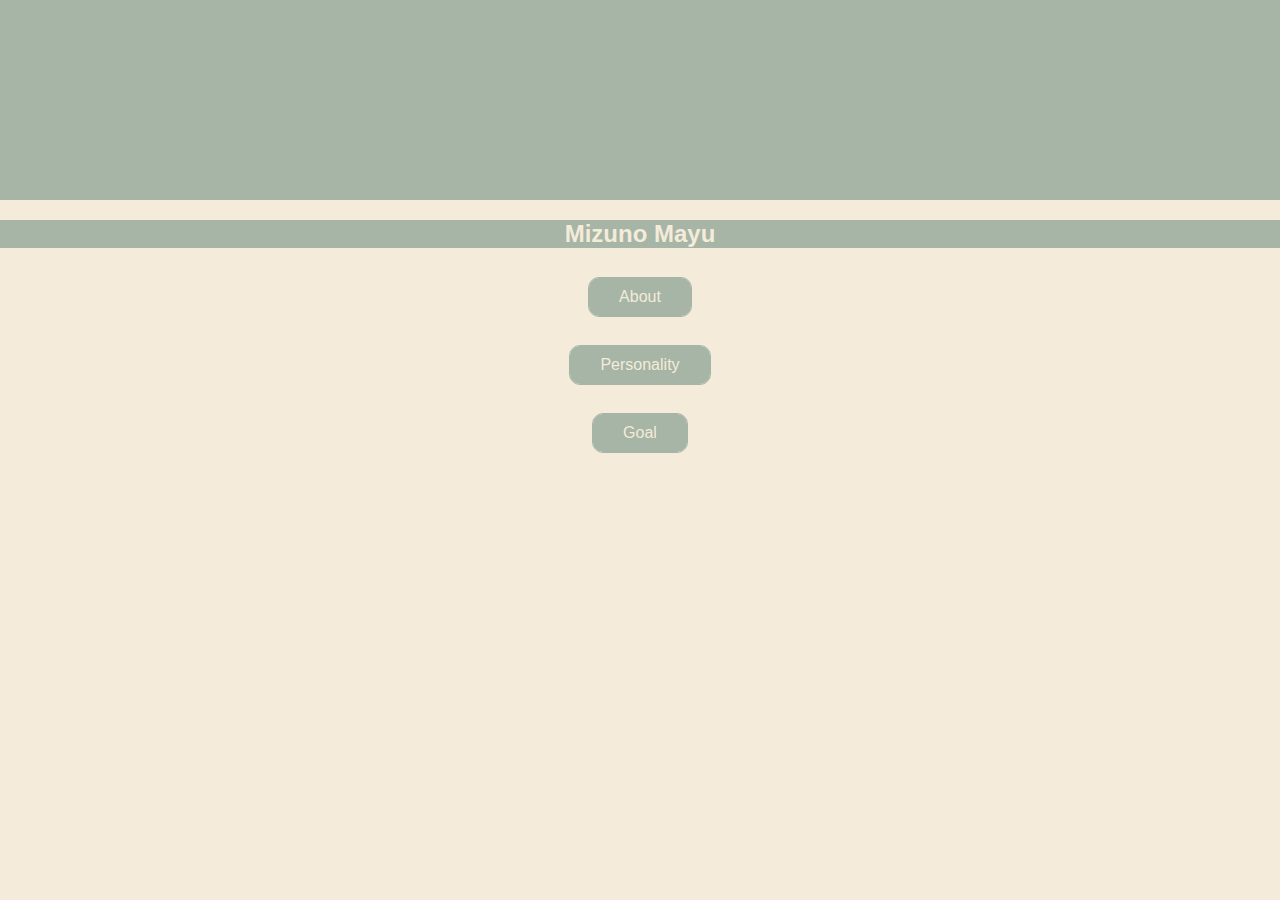
<file: index.html>
<!DOCTYPE html>
<html>
  <head>
    <meta charset="UTF-8">
    <meta name="viewport" content="width=device-width, initial-scale=1, minimum-scale=1, maximum-scale=1, user-scalable=yes">
    <title>
      Home
    </title>
    <link rel="stylesheet" href="style_index.css" type="text/css">
  </head>
  <body>
    <div class="yohaku1"></div>
    <h2>Mizuno Mayu</h2>
    <div class="link">
      <a href="intro.html" class="btn">About</a>
    </div>
    <div class="link">
      <a href="strength.html" class="btn">Personality</a>
    </div>
    <div class="link">
      <a href="goal.html" class="btn">Goal</a>
    </div>
  </body>
</html>
</file>
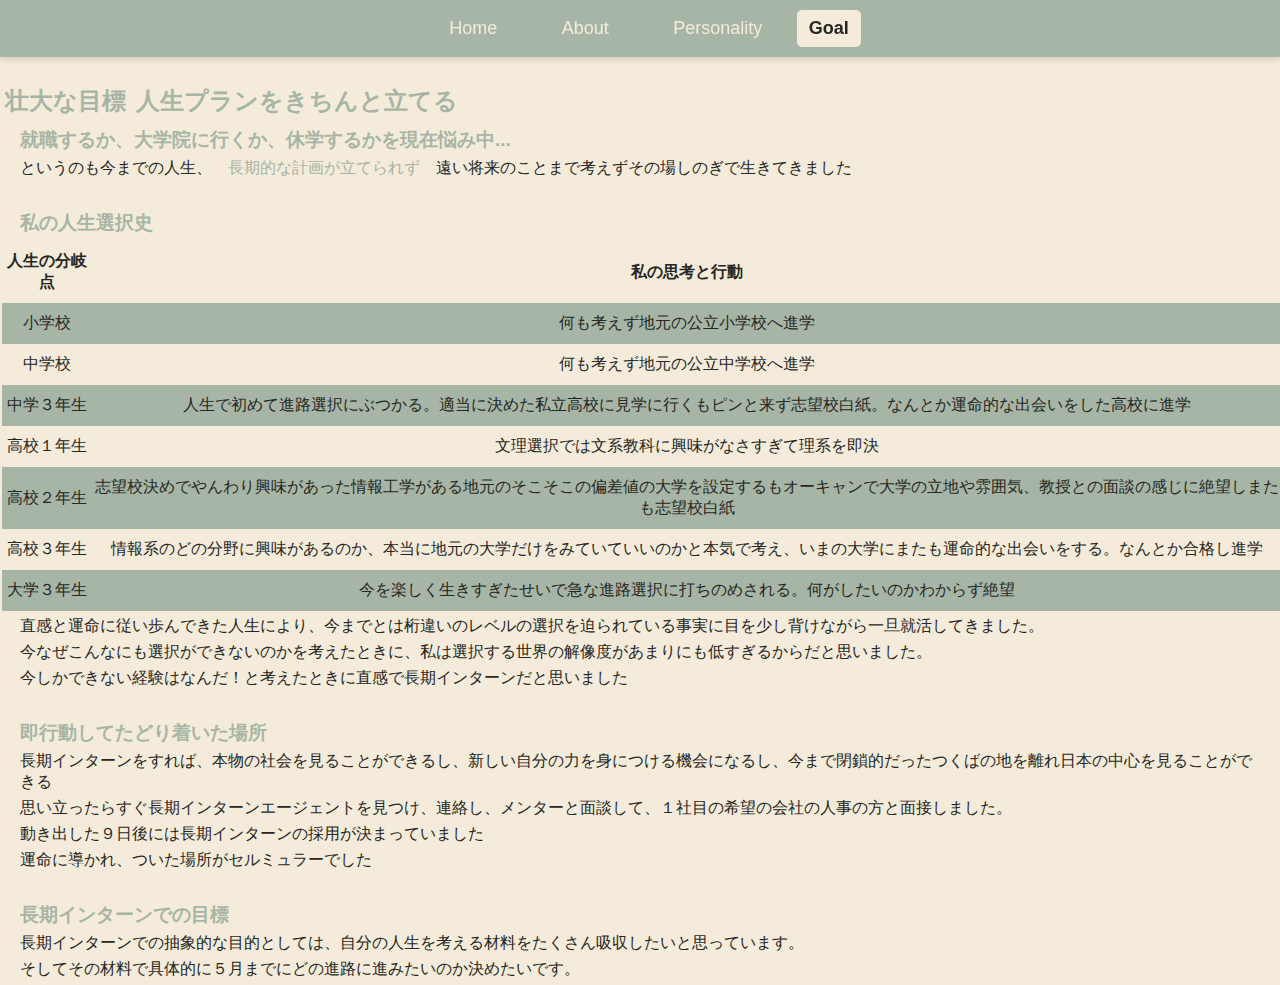
<file: goal.html>
<!DOCTYPE html>
<html>
  <head>
    <title>Goal</title>
    <link rel="stylesheet" href="style_goal.css" type="text/css">
    <meta name="viewport" content="width=device-width, initial-scale=1, minimum-scale=1, maximum-scale=1, user-scalable=yes">
  </head>
  <body>
    <header>
      <nav>
        <ul>
          <li>
          <a href="index.html">Home</a>
          </li>
          <li>
          <a href="intro.html">About</a>
          </li>
          <li>
          <a href="strength.html">Personality</a>
          </li>
          <li class="now">Goal</li>
        </ul>
      </nav>
    </header>
    <div class="mokuhyo">
      <h2>壮大な目標</h2>
      <h2>人生プランをきちんと立てる</h2>
    </div>
    <h3>就職するか、大学院に行くか、休学するかを現在悩み中...</h3>
    <p>というのも今までの人生、<a href="strength.html">長期的な計画が立てられず</a>遠い将来のことまで考えずその場しのぎで生きてきました</p>
    <p>　</p>
    <h3>私の人生選択史</h3>
    <table>
      <tr>
        <th>人生の分岐点</th>
        <th>私の思考と行動</th>
      </tr>
      <tr>
        <td>小学校</td>
        <td>何も考えず地元の公立小学校へ進学</td>
      </tr>
      <tr>
        <td>中学校</td>
        <td>何も考えず地元の公立中学校へ進学</td>
      </tr>
      <tr>
        <td>中学３年生</td>
        <td>人生で初めて進路選択にぶつかる。適当に決めた私立高校に見学に行くもピンと来ず志望校白紙。なんとか運命的な出会いをした高校に進学</td>
      </tr>
      <tr>
        <td>高校１年生</td>
        <td>文理選択では文系教科に興味がなさすぎて理系を即決</td>
      </tr>
      <tr>
        <td>高校２年生</td>
        <td>志望校決めでやんわり興味があった情報工学がある地元のそこそこの偏差値の大学を設定するもオーキャンで大学の立地や雰囲気、教授との面談の感じに絶望しまたも志望校白紙</td>
      </tr>
      <tr>
        <td>高校３年生</td>
        <td>情報系のどの分野に興味があるのか、本当に地元の大学だけをみていていいのかと本気で考え、いまの大学にまたも運命的な出会いをする。なんとか合格し進学</td>
      </tr>
      <tr>
        <td>大学３年生</td>
        <td>今を楽しく生きすぎたせいで急な進路選択に打ちのめされる。何がしたいのかわからず絶望</td>
      </tr>
    </table>
    <p>直感と運命に従い歩んできた人生により、今までとは桁違いのレベルの選択を迫られている事実に目を少し背けながら一旦就活してきました。</p>
    <p>今なぜこんなにも選択ができないのかを考えたときに、私は選択する世界の解像度があまりにも低すぎるからだと思いました。</p>
    <p>今しかできない経験はなんだ！と考えたときに直感で長期インターンだと思いました</p>
    <p>　</p>
    <h3>即行動してたどり着いた場所</h3>
    <p>長期インターンをすれば、本物の社会を見ることができるし、新しい自分の力を身につける機会になるし、今まで閉鎖的だったつくばの地を離れ日本の中心を見ることができる</p>
    <p>思い立ったらすぐ長期インターンエージェントを見つけ、連絡し、メンターと面談して、１社目の希望の会社の人事の方と面接しました。</p>
    <p>動き出した９日後には長期インターンの採用が決まっていました</p>
    <p>運命に導かれ、ついた場所がセルミュラーでした</p>
    <p>　</p>
    <h3>長期インターンでの目標</h3>
    <p>長期インターンでの抽象的な目的としては、自分の人生を考える材料をたくさん吸収したいと思っています。</p>
    <p>そしてその材料で具体的に５月までにどの進路に進みたいのか決めたいです。</p>
  </body>
</html>
</file>
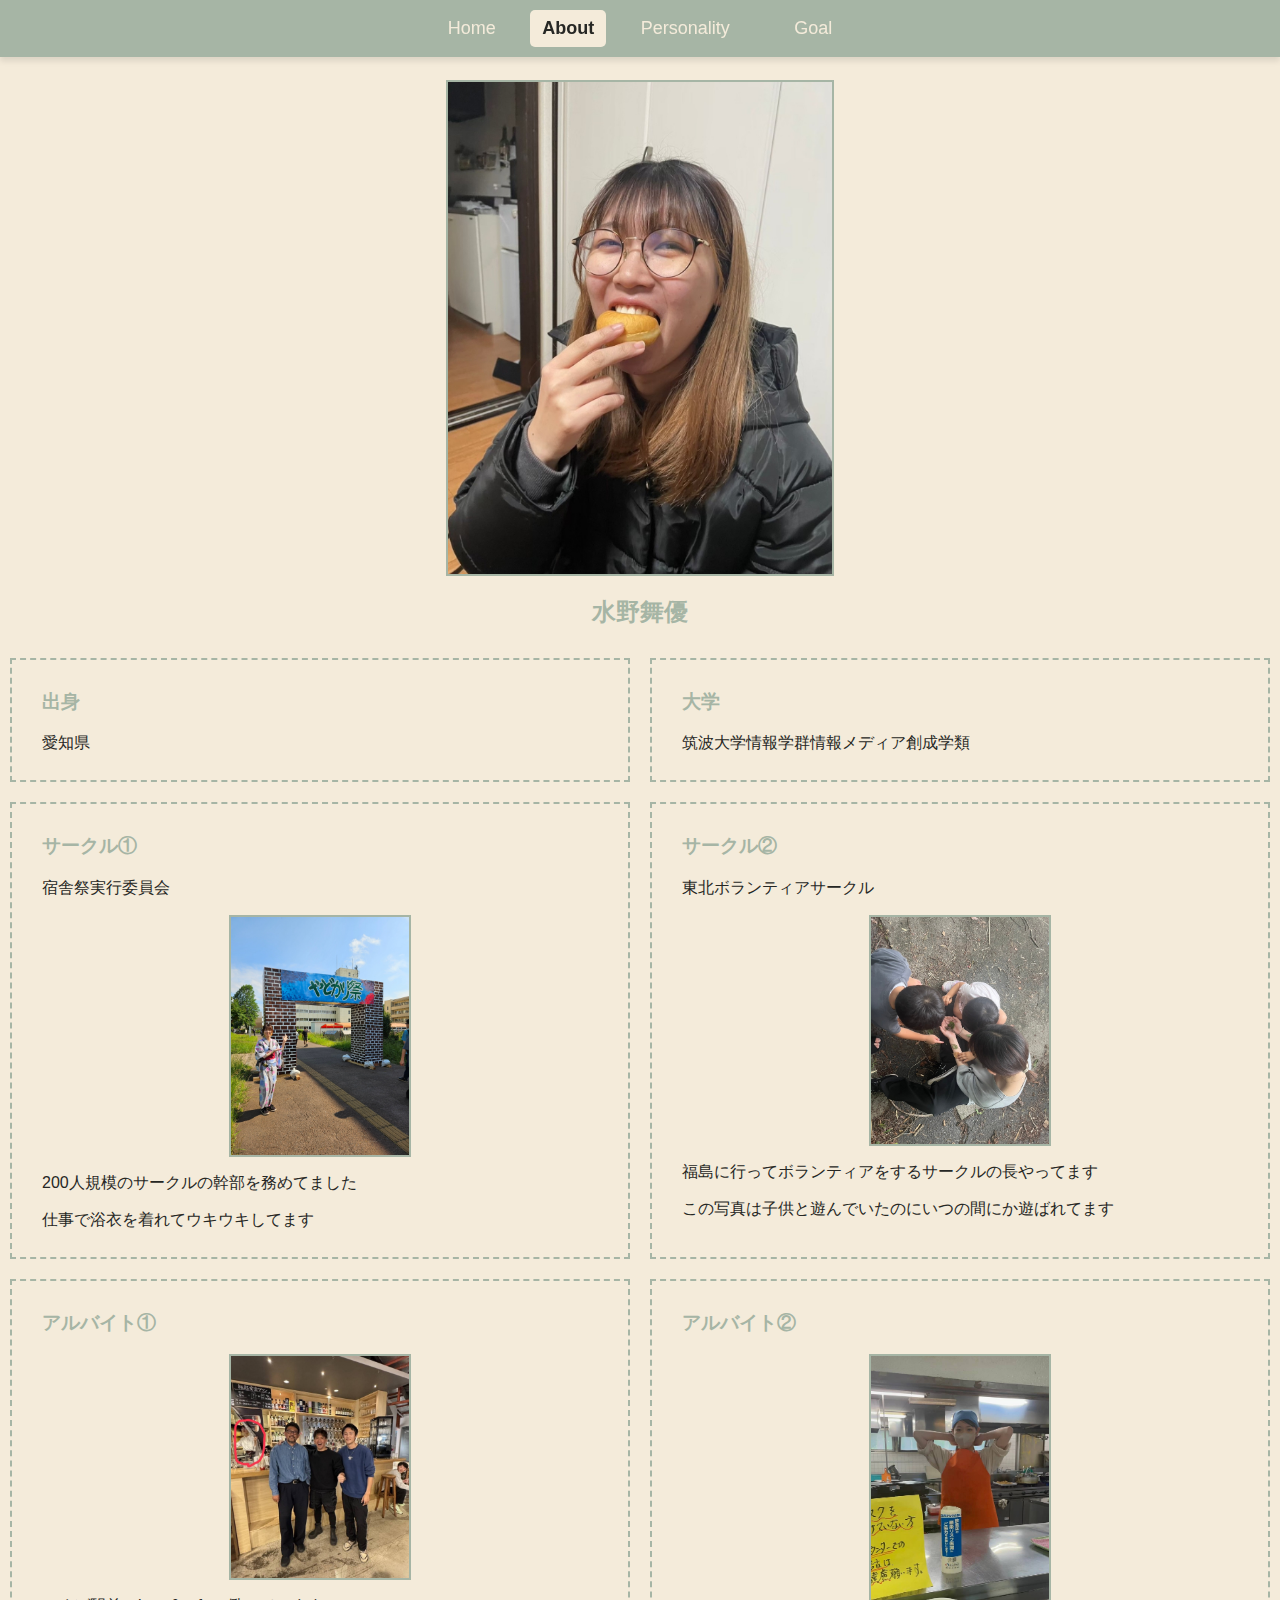
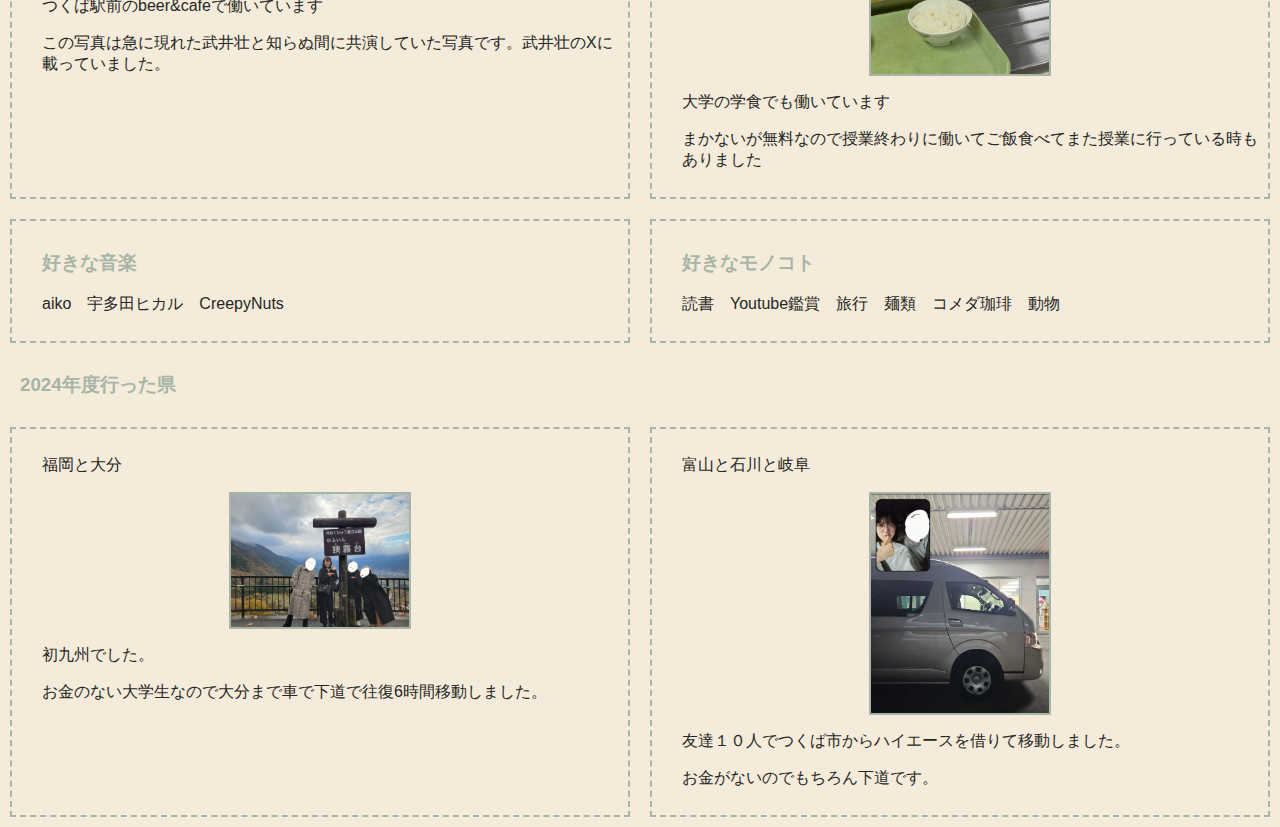
<file: intro.html>
<!DOCTYPE html>
<html>
  <head>
    <meta charset="UTF-8">
    <meta name="viewport" content="width=device-width, initial-scale=1, minimum-scale=1, maximum-scale=1, user-scalable=yes">
    <title>About</title>
    <link rel="stylesheet" href="style_intro.css" type="text/css">
  </head>
  <body>
    <header>
      <nav>
        <ul>
          <li>
          <a href="index.html">Home</a>
          </li>
          <li class="now">About</li>
          <li>
          <a href="strength.html">Personality</a>
          </li>
          <li>
          <a href="goal.html">Goal</a>
          </li>
        </ul>
      </nav>
    </header>
    <div class="photo">
      <img src="ooguchi.jpg" alt="パンを全く頬張りきれていない私">
    </div>
    <h2>水野舞優</h2>
    <div class="flex">
      <div class="box">
        <h3>出身</h3>
        <p>愛知県</p>
      </div>
      <div class="box">
        <h3>大学</h3>
        <p>筑波大学情報学群情報メディア創成学類</p>
      </div>
    </div>
    <div class="flex">
      <div class="box">
        <h3>サークル①</h3>
        <p>宿舎祭実行委員会</p>
        <div class="photo">
          <img src="yadosai.jpg" alt="仕事で浴衣を着れてウキウキな私">
        </div>
        <p>200人規模のサークルの幹部を務めてました</p>
        <p>仕事で浴衣を着れてウキウキしてます</p>
      </div>
      <div class="box">
        <h3>サークル②</h3>
        <p>東北ボランティアサークル</p>
        <div class="photo">
          <img src="vola.jpg" alt="子供達を遊んでいたのに遊ばれている私">
        </div>
        <p>福島に行ってボランティアをするサークルの長やってます</p>
        <p>この写真は子供と遊んでいたのにいつの間にか遊ばれてます</p>
      </div>
    </div>
    <div class="flex">
      <div class="box">
        <h3>アルバイト①</h3>
        <div class="photo">
          <img src="baito.jpg" alt="早く団体帰らないかなって思っている私">
        </div>
        <p>つくば駅前のbeer&cafeで働いています</p>
        <p>この写真は急に現れた武井壮と知らぬ間に共演していた写真です。武井壮のXに載っていました。</p>
      </div>
      <div class="box">
        <h3>アルバイト②</h3>
        <div class="photo">
          <img src="baito1.jpg" alt="学食の私">
        </div>
        <p>大学の学食でも働いています</p>
        <p>まかないが無料なので授業終わりに働いてご飯食べてまた授業に行っている時もありました</p>
      </div>
    </div>
    <div class="flex">
      <div class="box">
        <h3>好きな音楽</h3>
        <p>aiko　宇多田ヒカル　CreepyNuts</p>
      </div>
    <div class="box">
      <h3>好きなモノコト</h3>
      <p>読書　Youtube鑑賞　旅行　麺類　コメダ珈琲　動物</p>
    </div>
    </div>
    <h3>2024年度行った県</h3>
    <div class="flex">
      <div class="box">
        <p>福岡と大分</p>
        <div class="photo">
          <img src="oita.jpg" alt="湯布院の山で暴風をあびる私">
        </div>
        <p>初九州でした。</p>
        <p>お金のない大学生なので大分まで車で下道で往復6時間移動しました。</p>
      </div>
      <div class="box">
        <p>富山と石川と岐阜</p>
        <div class="photo">
          <img src="kanbu.jpg" alt="ハイエースを前にウキウキな私">
        </div>
        <p>友達１０人でつくば市からハイエースを借りて移動しました。</p>
        <p>お金がないのでもちろん下道です。</p>
      </div>
    </div>
  </body>
</html>
</file>
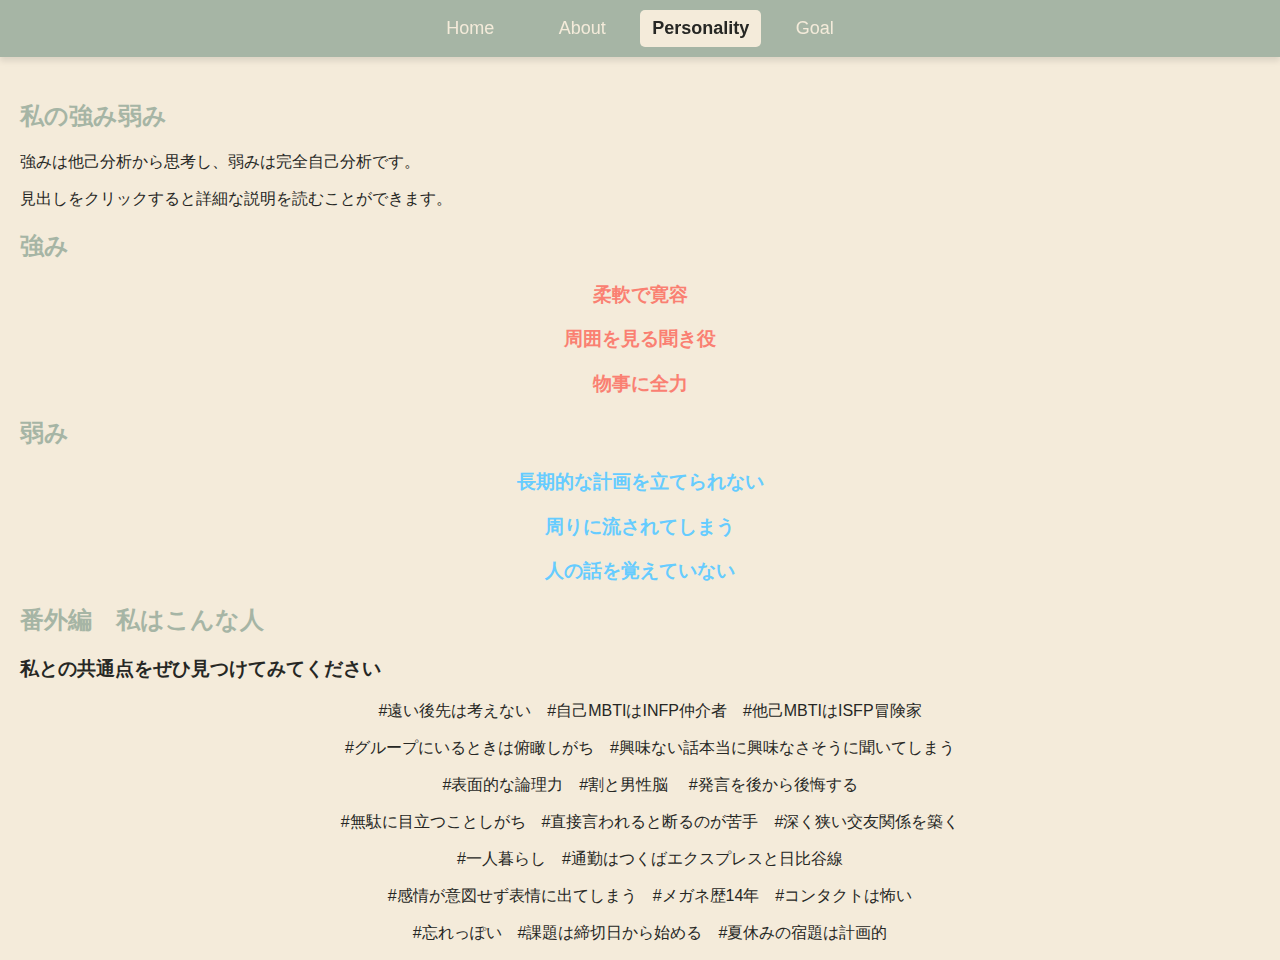
<file: strength.html>
<!DOCTYPE html>
<html>
<head>
  <title>Personality</title>
  <link rel="stylesheet" href="style_str.css" type="text/css">
  <meta name="viewport" content="width=device-width, initial-scale=1, minimum-scale=1, maximum-scale=1, user-scalable=yes">
  <script>
　function toggleVisibility(event) {
    const h3Element = event.currentTarget;
    let nextElement = h3Element.nextElementSibling;

    while (nextElement && nextElement.tagName === 'H4') {
      nextElement.style.display = nextElement.style.display === 'block' ? 'none' : 'block';
      nextElement = nextElement.nextElementSibling;
    }
 }

 document.addEventListener('DOMContentLoaded', () => {
   const h4Elements = document.querySelectorAll('h4');
   h4Elements.forEach(h4 => {
     h4.style.display = 'none'; // 最初に隠す
   });

  const h3Elements = document.querySelectorAll('h3');
  h3Elements.forEach(h3 => {
    h3.addEventListener('click', toggleVisibility);
  });
});
 
</script>
</head>
<body>
  <header>
      <nav>
        <ul>
          <li>
          <a href="index.html">Home</a>
          </li>
          <li>
          <a href="intro.html">About</a>
          </li>
          <li class="now">Personality</li>
          <li>
          <a href="goal.html">Goal</a>
          </li>
        </ul>
      </nav>
    </header>
  <h2>私の強み弱み</h2>
  <p class="intro">強みは他己分析から思考し、弱みは完全自己分析です。</p>
  <p class="intro">見出しをクリックすると詳細な説明を読むことができます。</p>
  <h2 class="midashi">強み</h2>
  <H3 class="tsuyomi" >柔軟で寛容</H3>
  <h4>相手の考え方や立場などを考えて、自分にもその考え方をインストールし、物事を考えたりできる。</h4>
  <H3 class="tsuyomi"">周囲を見る聞き役</H3>
  <h4>自分が中心となって話すよりも、今発言したい人がいるか、誰の発言を尊重すべきなのか、共感を求めているのか意見を求めているのかなどを考えて聞き役として行動できる</h4>
  <H3 class="tsuyomi">物事に全力</H3>
  <h4>大学入学前までは肩の力の抜き方がわからないほど全力で目の前のことに取り組んでいた。今は時間の使い方や体力を考えてその中で全力で取り組める</h4>
  <h2 class="midashi">弱み</h2>
  <h3 class="yowami">長期的な計画を立てられない</h3>
  <h4>見通しが甘く、短期間の目標しか立てられない。中学時代には2週間分のテスト勉強計画表を白紙で出したこともある。</h4>
  <h3 class="yowami">周りに流されてしまう</h3>
  <h4>共感や吸収が出来すぎるが故に自分の芯や軸が見失いがち。環境によって振る舞いが少し変わるタイプ。</h4>
  <h3 class="yowami">人の話を覚えていない</h3>
  <h4>話をすごく聞いているように見せてしまい、話の中身は何も入っていない。本人は本当に一生懸命聞いています。</h4>
  <h2>番外編　私はこんな人</h2>
  <h3>私との共通点をぜひ見つけてみてください</h3>
  <p>#遠い後先は考えない　#自己MBTIはINFP仲介者　#他己MBTIはISFP冒険家</p>
  <p>#グループにいるときは俯瞰しがち　#興味ない話本当に興味なさそうに聞いてしまう</p>
  <p>#表面的な論理力　#割と男性脳　 #発言を後から後悔する</p>
  <p>#無駄に目立つことしがち　#直接言われると断るのが苦手　#深く狭い交友関係を築く</p>
  <p>#一人暮らし　#通勤はつくばエクスプレスと日比谷線</p>
  <p>#感情が意図せず表情に出てしまう　#メガネ歴14年　#コンタクトは怖い</p>
  <p>#忘れっぽい　#課題は締切日から始める　#夏休みの宿題は計画的</p>
</body>
</html>
</file>
<file: style_index.css>
body {
  font-family: Arial, sans-serif;
  background-color: #F4EBDA; /*クリーム*/
  color: #333;
  margin: 0;
  padding: 0;
}

h2 {
  color: #F4EBDA; 
  text-align: center;
  background-color: #A6B5A5;　/* 緑色 */
  padding: 0 20px;
}

a {
  color: #00796b;
  text-decoration: none;
  margin: 0 1em;
  text-align: center;
}

p {
  color: #00796b;
  text-decoration: none;
  margin: 0 1em;
}

a:hover {
  text-decoration: none;
}

.yohaku1 {
  width: 100%;
  height: 200px;
  background-color: #A6B5A5;
}

.link {
  text-align: center;
  margin: 30px;
}

.btn {
  background-color: #A6B5A5;
  color: #F4EBDA;
  padding: 10px 30px;
  text-decoration: none;
  font-size: 1em;
  outline: 1px solid;
  outline-color: #A6B5A5;
  outline-offset: 0px;
  display: inline-block;
  transition: .3s;
  border-radius: 10px;
}
.btn:hover {
  color: #262724;
  animation: light .8s infinite;
}
@keyframes light {
  100% { 
    outline-color: transparent;
    outline-offset: 10px;
  }
}
</file>
<file: style_goal.css>
body {
  font-family: Arial, sans-serif;
  background-color: #F4EBDA;
  color: #333;
  margin: 0;
  padding-top: 80px;
}

header {
      text-align: center;
      background-color: #A6B5A5;
      position: fixed;
      top: 0;
      left: 0;
      right: 0;
      padding: 10px 0;
      box-shadow:0 4px 6px rgba(0, 0, 0, 0.1);
}

nav ul{
  padding: 0;
  margin: 0;
  list-style: none;
}

nav ul li{
      display: inline-block;
  　　 margin: 0 20px;
      font-size: 18px;
}

nav ul li a{
  text-decoration: none;
  color: #F4EBDA;
  padding: 8px 12px;
  transition: all 0.3s ease;
}

nav ul li a:hover{
  background-color: #F4EBDA;
  color: #262724;
  border-radius: 5px;
}

.now{
  display: inline-block;
  padding: 8px 12px;
  background-color: #F4EBDA;
  color: #262724;
  border-radius: 5px;
  font-weight: bold;
}

.mokuhyo{
  display: flex;
}

h2 {
  color: #A6B5A5;
  text-align: center;
  margin: 5px 5px;
}

h3 {
  color: #A6B5A5;
  margin:  5px 20px;
}

h4 {
  margin: 5px 20px;
}

p {
  margin: 5px 20px;
  color: #262724;
}

a {
  color: #A6B5A5;
  text-decoration: none;
  margin: 0 1em;
}

a:hover {
  text-decoration: none;
}

table{
  width: 100%;
  border-collapse: collapse;
  border-spacing: 0;
  margin: 0px 2px;
}

table th,table td{
  padding: 10px 0;
  text-align: center;
  color: #262724;
}

table tr:nth-child(odd){
  background-color: #F4EBDA;
}

table tr:nth-child(even){
  background-color: #A6B5A5;
}

@media screen and (max-width: 480px) {
	body {
  font-family: Arial, sans-serif;
  background-color: #F4EBDA;
  color: #333;
  margin: 0;
  padding-top: 80px;
}

header {
      text-align: center;
      background-color: #A6B5A5;
      position: fixed;
      top: 0;
      left: 0;
      right: 0;
      padding: 10px 0;
      box-shadow:0 4px 6px rgba(0, 0, 0, 0.1);
}

nav ul{
  padding: 0;
  margin: 0;
  list-style: none;
}

nav ul li{
      display: inline-block;
  　　 margin: 0 20px;
      font-size: 18px;
}

nav ul li a{
  text-decoration: none;
  color: #F4EBDA;
  padding: 8px 12px;
  transition: all 0.3s ease;
}

nav ul li a:hover{
  background-color: #F4EBDA;
  color: #262724;
  border-radius: 5px;
}

.now{
  display: inline-block;
  padding: 8px 12px;
  background-color: #F4EBDA;
  color: #262724;
  border-radius: 5px;
  font-weight: bold;
}

h2 {
  color: #A6B5A5;
  text-align: center;
}

h3 {
  color: #A6B5A5;
  margin: 5px 20px;
}

h4 {
  margin: 5px 20px;
}

p {
  margin: 5px 20px;
  color: #262724;
}

a {
  color: #A6B5A5;
  text-decoration: none;
  margin: 0;
}

a:hover {
  text-decoration: none;
}

table{
  width: 100%;
  border-collapse: collapse;
  border-spacing: 0;
  margin: 0px 2px;
}

table th,table td{
  padding: 10px 0;
  text-align: center;
  color: #262724;
}

table tr:nth-child(odd){
  background-color: #F4EBDA;
}

table tr:nth-child(even){
  background-color: #A6B5A5;
}
}
</file>
<file: style_intro.css>
body {
  font-family: Arial, sans-serif;
  background-color: #F4EBDA;
  color: #333;
  margin: 0;
  padding-top: 80px;
}

header {
      text-align: center;
      background-color: #A6B5A5;
      position: fixed;
      top: 0;
      left: 0;
      right: 0;
      padding: 10px 0;
      box-shadow:0 4px 6px rgba(0, 0, 0, 0.1);
}

nav ul{
  padding: 0;
  margin: 0;
  list-style: none;
}

nav ul li{
      display: inline-block;
  　　 margin: 0 20px;
      font-size: 18px;
}

nav ul li a{
  text-decoration: none;
  color: #F4EBDA;
  padding: 8px 12px;
  transition: all 0.3s ease;
}

nav ul li a:hover{
  background-color: #F4EBDA;
  color: #262724;
  border-radius: 5px;
}

.now{
  display: inline-block;
  padding: 8px 12px;
  background-color: #F4EBDA;
  color: #262724;
  border-radius: 5px;
  font-weight: bold;
}

.flex{
  display: flex;
  justify-content: space-between;
}

.box{
  border: 2px dashed #A6B5A5;
  padding: 10px;
  width: 100%;
  margin: 10px;
}

h2 {
  color: #A6B5A5;
  text-align: center;
}

h3 {
  color: #A6B5A5;
  margin-left: 20px;
}

p {
  margin-left: 20px;
  color: #262724
}

.photo{
  width: 30%;  /* 画面幅の30% */
  margin: auto;
  border: 2px solid #A6B5A5;
}

img {
  max-width: 100%;  /* 親要素の幅に合わせる */
  height: auto;     /* 縦横比を維持 */
  display: block;
}

a {
  color: #00796b;
  text-decoration: none;
  margin: 0 1em;
}

a:hover {
  text-decoration: none;
}

@media screen and (max-width: 480px) {
body {
  font-family: Arial, sans-serif;
  background-color: #F4EBDA;
  color: #333;
  margin: 0;
  padding-top: 80px;
}

header {
      text-align: center;
      background-color: #A6B5A5;
      position: fixed;
      top: 0;
      left: 0;
      right: 0;
      padding: 10px 0;
      box-shadow:0 4px 6px rgba(0, 0, 0, 0.1);
}

nav ul{
  padding: 0;
  margin: 0;
  list-style: none;
}

nav ul li{
      display: inline-block;
  　　 margin: 0 20px;
      font-size: 18px;
}

nav ul li a{
  text-decoration: none;
  color: #F4EBDA;
  padding: 8px 12px;
  transition: all 0.3s ease;
}

nav ul li a:hover{
  background-color: #F4EBDA;
  color: #262724;
  border-radius: 5px;
}

.now{
  display: inline-block;
  padding: 8px 12px;
  background-color: #F4EBDA;
  color: #262724;
  border-radius: 5px;
  font-weight: bold;
}

.box{
  border: 2px dashed #A6B5A5;
  padding: 10px;
  width: 100%;
  margin: 10px;
}

h2 {
  color: #A6B5A5;
  text-align: center;
}

h3 {
  color: #A6B5A5;
  margin-left: 20px;
}

p {
  margin-left: 20px;
  color: #262724
}

.photo{
  width: 30%;  /* 画面幅の30% */
  margin: auto;
  border: 2px solid #A6B5A5;
}

img {
  max-width: 100%;  /* 親要素の幅に合わせる */
  height: auto;     /* 縦横比を維持 */
  display: block;
}

a {
  color: #00796b;
  text-decoration: none;
  margin: 0;
}

a:hover {
  text-decoration: none;
}

  
}
</file>
<file: style_str.css>
body {
  font-family: Arial, sans-serif;
  background-color: #F4EBDA;
  color: #333;
  margin: 0;
  padding-top: 80px;
}

header {
      text-align: center;
      background-color: #A6B5A5;
      position: fixed;
      top: 0;
      left: 0;
      right: 0;
      padding: 10px 0;
      box-shadow:0 4px 6px rgba(0, 0, 0, 0.1);
}

nav ul{
  padding: 0;
  margin: 0;
  list-style: none;
}

nav ul li{
  display: inline-block;
  margin: 0;
  font-size: 18px;
}

nav ul li a{
  text-decoration: none;
  color: #F4EBDA;
  padding: 8px 12px;
  transition: all 0.3s ease;
}

nav ul li a:hover{
  background-color: #F4EBDA;
  color: #262724;
  border-radius: 5px;
}

.now{
  display: inline-block;
  padding: 8px 12px;
  background-color: #F4EBDA;
  color: #262724;
  border-radius: 5px;
  font-weight: bold;
}

h2 {
  color: #A6B5A5;
  margin-left: 20px;
}

h2.midashi {
  border: 1px #A6B5A5;
}

p.intro{
  margin-left: 20px;
  text-align: left;
  color: #262724;
}

h3{
  margin-left: 20px;
  color: #262724;
}

h3.tsuyomi {
  color: #fa8072;
  margin-left: 20px;
  margin-right: 20px;
  cursor: pointer; /* クリック可能にする */
  text-align: center;
}

h3.yowami {
  color: #66ccff;
  margin-left: 20px;
  margin-right: 20px;
  cursor: pointer; /* クリック可能にする */
  text-align: center;
}

h4 {
  color: #262724;
  margin-left: 20px;
  margin-right: 20px;
  padding: 0px 20px;
  display: none;
  text-align: center;
}

p {
  margin-left: 20px;
  text-align: center;
  color: #262724;
}

a {
  color: #00796b;
  text-decoration: none;
  margin: 0 1em;
}

a:hover {
  text-decoration: none;
}

@media screen and (max-width:480px){
  body {
  font-family: Arial, sans-serif;
  background-color: #F4EBDA;
  color: #333;
  margin: 0;
  padding-top: 80px;
}

header {
      text-align: center;
      background-color: #A6B5A5;
      position: fixed;
      top: 0;
      left: 0;
      right: 0;
      padding: 10px 0;
      box-shadow:0 4px 6px rgba(0, 0, 0, 0.1);
}

nav ul{
  padding: 0;
  margin: 0;
  list-style: none;
}

nav ul li{
      display: inline-block;
  　　 margin: 0;
      font-size: 18px;
}

nav ul li a{
  text-decoration: none;
  color: #F4EBDA;
  padding: 8px 12px;
  transition: all 0.3s ease;
}

nav ul li a:hover{
  background-color: #F4EBDA;
  color: #262724;
  border-radius: 5px;
}

.now{
  display: inline-block;
  padding: 8px 10px;
  background-color: #F4EBDA;
  color: #262724;
  border-radius: 5px;
  font-weight: bold;
}

h2 {
  color: #A6B5A5;
  margin-left: 20px;
}

h2.midashi {
  border: 1px #A6B5A5;
}

p.intro{
  margin-left: 20px;
  text-align: left;
  color: #262724;
}

h3{
  margin-left: 20px;
  color: #262724;
}

h3.tsuyomi {
  color: #fa8072;
  margin-left: 20px;
  margin-right: 20px;
  cursor: pointer; /* クリック可能にする */
  text-align: center;
}

h3.yowami {
  color: #66ccff;
  margin-left: 20px;
  margin-right: 20px;
  cursor: pointer; /* クリック可能にする */
  text-align: center;
}

h4 {
  color: #262724;
  margin-left: 20px;
  margin-right: 20px;
  padding: 0px 20px;
  display: none;
  text-align: center;
}

p {
  margin: 0 20px;
  text-align: center;
  color: #262724;
}

a {
  color: #00796b;
  text-decoration: none;
  margin: 0;
}

a:hover {
  text-decoration: none;
}

}
</file>
